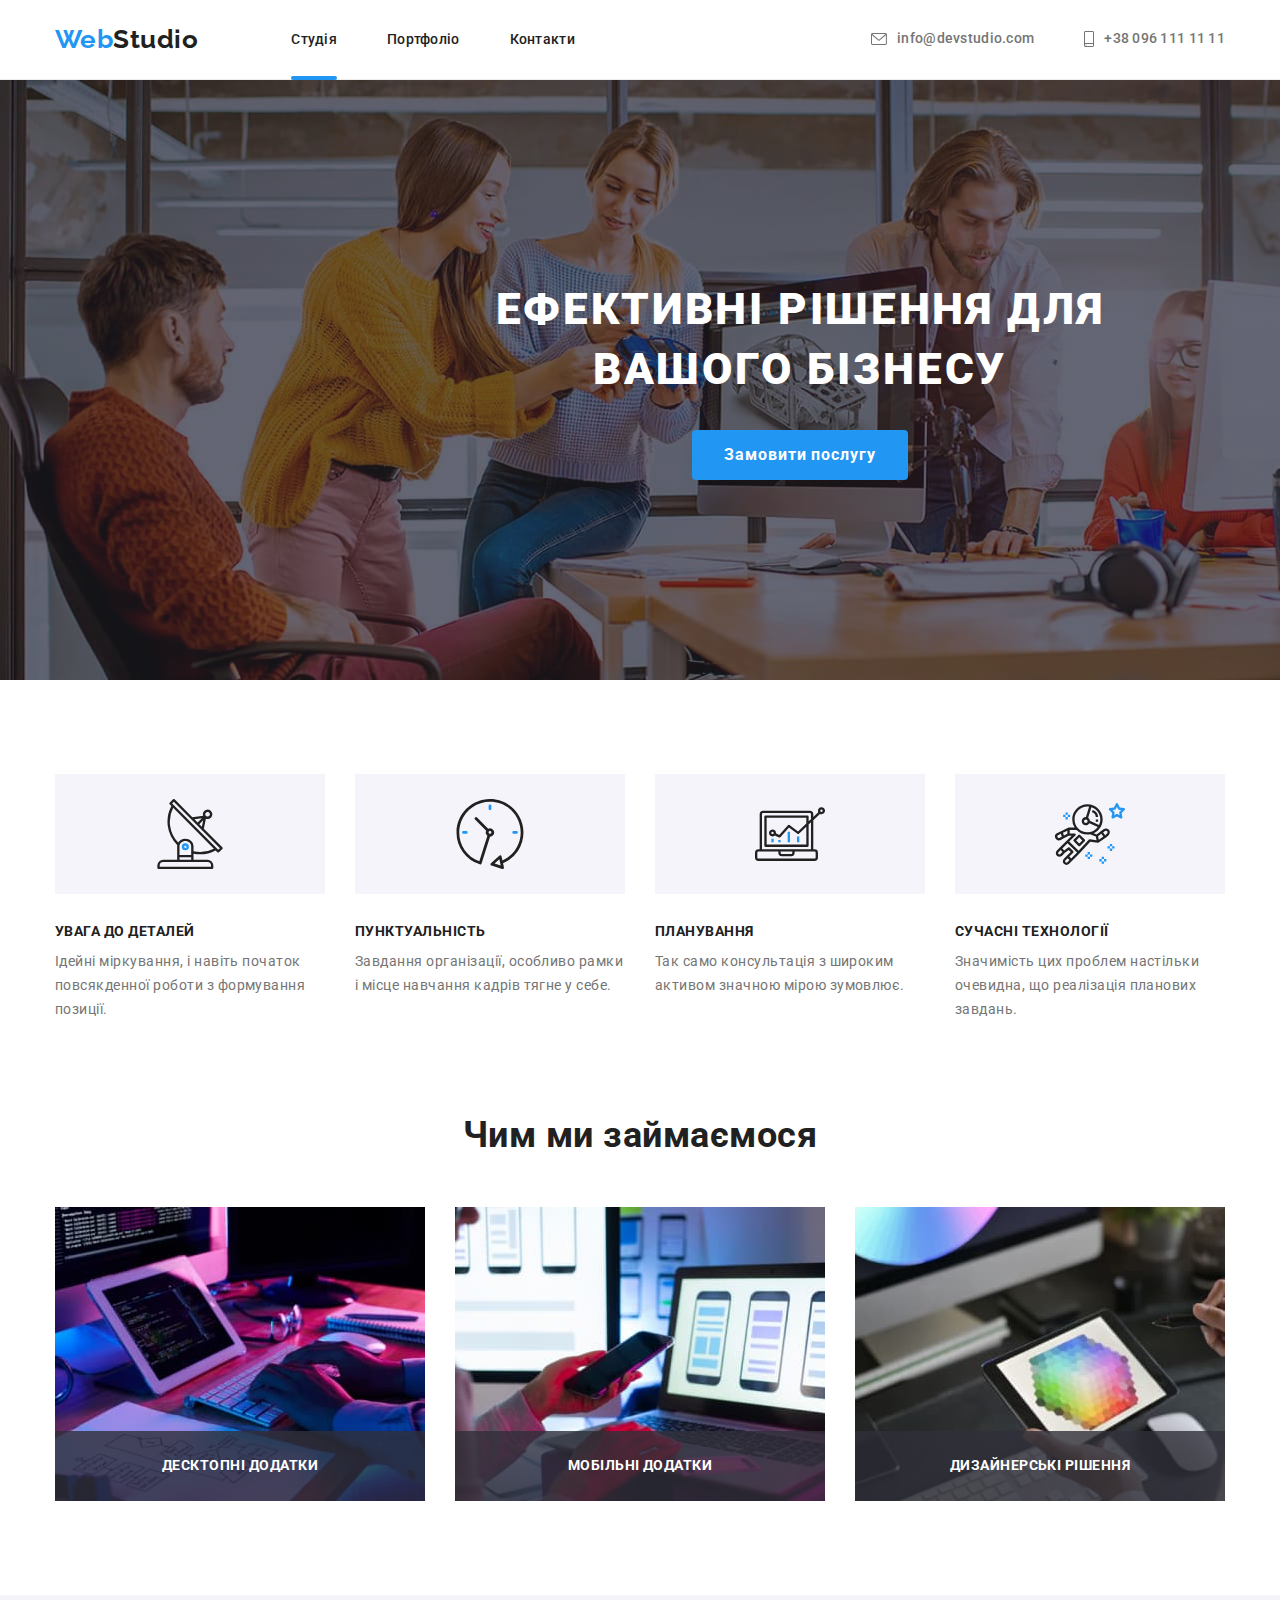
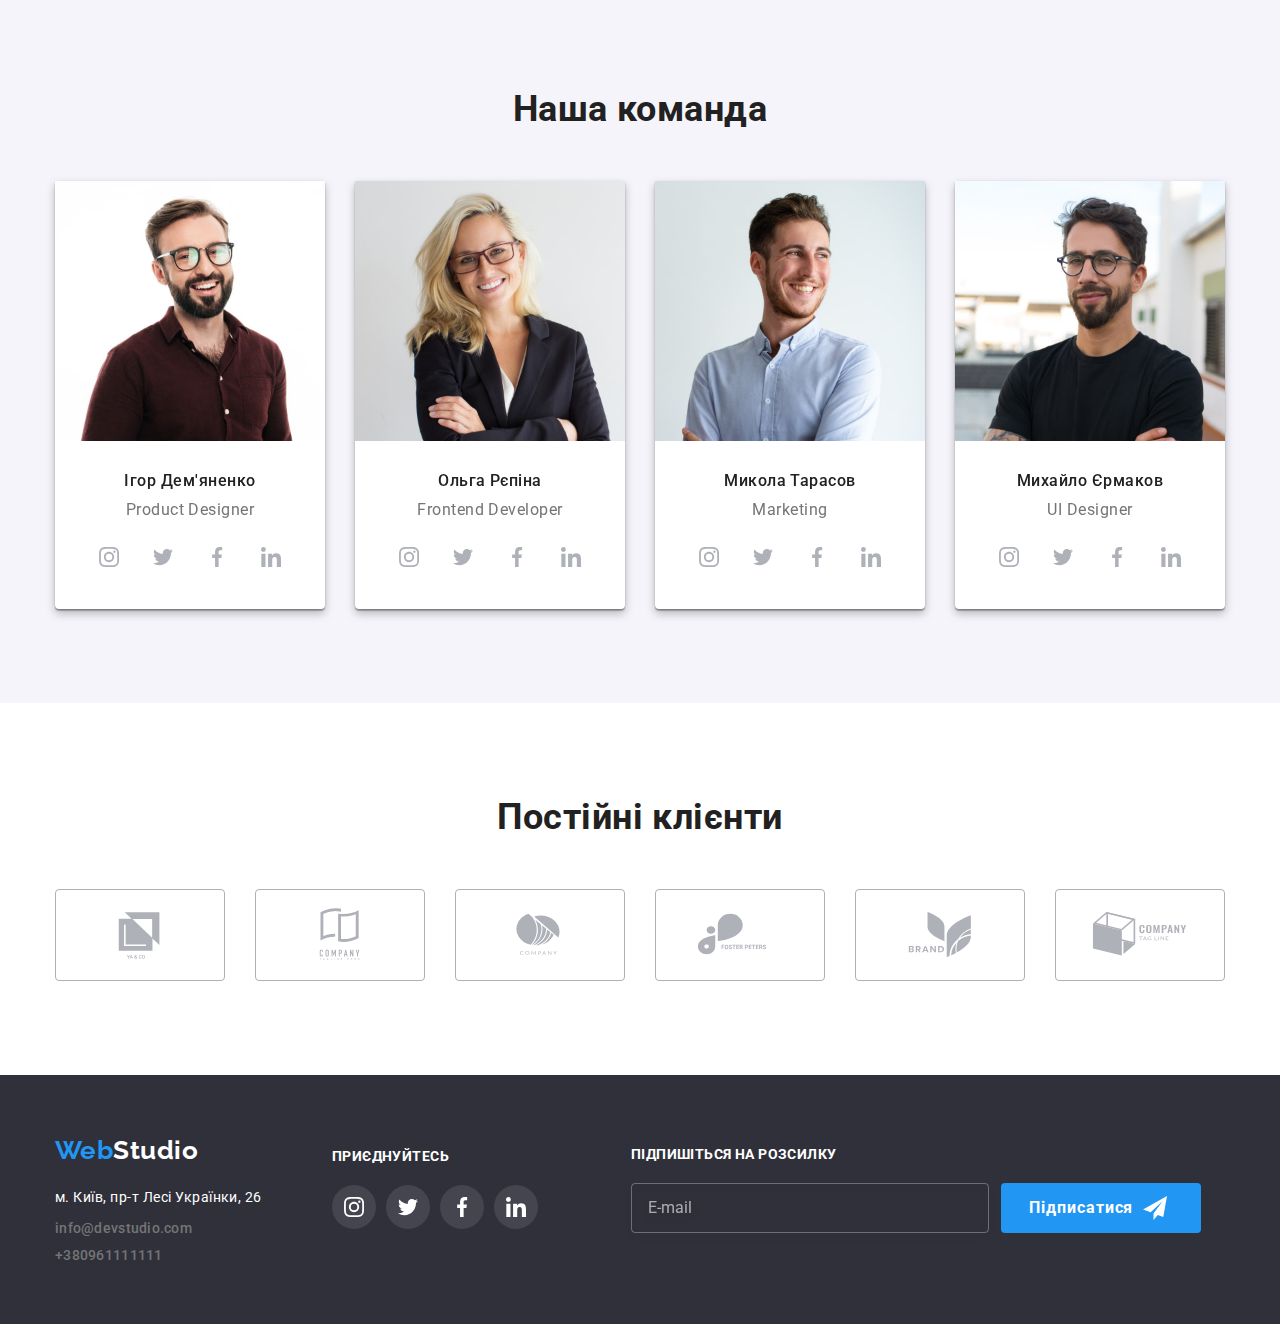
<file: index.html>
<!DOCTYPE html>
<html lang="uk">
  <head>
    <meta charset="UTF-8" />
    <meta http-equiv="X-UA-Compatible" content="IE=edge" />
    <meta name="viewport" content="width=device-width, initial-scale=1.0" />
    <link href="https://fonts.googleapis.com/css2?family=Raleway:wght@700&family=Roboto:wght@400;500;700;900&display=swap" rel="stylesheet">
    <link rel="stylesheet" href="https://cdnjs.cloudflare.com/ajax/libs/modern-normalize/1.1.0/modern-normalize.min.css">
    <link rel="stylesheet" href="./css/main.min.css">
    <title>Студія</title>
  </head>

  <body>
    <!-- Шапка сайту -->
    <header class="header">
      <div class="container container--flex">
              <a href="./index.html" class="logo"><span class="logo__element">Web</span>Studio</a>
      <nav>
        <ul class="site-nav list">
          <li class="site-nav__item">
            <a href="./index.html" class="site-nav__link site-nav__link--underscore site-nav__link--visited link">Студія</a>
          </li>
          <li class="site-nav__item">
            <a href="./portfolio.html" class="site-nav__link link">Портфоліо</a>
          </li>
          <li class="site-nav__item">
            <a href="#" class="site-nav__link link">Контакти</a>
          </li>
        </ul>
      </nav>
      <ul class="list email-tel">
        <li>
          <a href="mailto:info@devstudio.com" class="email email-header">
            <svg class="email-header__svg" width="16" height="12">
              <use href="./images/sprite.svg#icon-envelope-1">
              </use>
            </svg>info@devstudio.com</a>
        </li>
        <li>
          <a href="tel:+380961111111" class="tel tel-header">
            <svg class="tel-header__svg" width="10" height="16">
              <use href="./images/sprite.svg#icon-smartphone-1">
              </use>
            </svg>+38 096 111 11 11</a>
        </li>
      </ul>
      </div>
    </header>
    <!-- Головний контент -->
    <main>
        <!-- Заголовок+кнопка -->
      <section class="section hero">
        <h1 class="hero__title">EФЕКТИВНІ РІШЕННЯ ДЛЯ</br> ВАШОГО БІЗНЕСУ</h1>
        <button type="button" class="button" data-modal-open>Замовити послугу</button>
      </section>
      <div class="backdrop is-hidden" data-modal>
          <div class="modal">
            <button class="modal__button-close" data-modal-close>
            <svg class="modal__icon-close" width="18" height="18">
              <use href="./images/sprite.svg#icon-close-black"></use>
            </svg>
            </button>
            <p class="modal__title">Залиште свої дані, ми вам передзвонимо</p>
            <form name="form-buy" class="modal__form">
              <div class="modal__input-box">
              <label for="user-name" class="modal__label">Ім'я</label>
              <div class="modal__input-wrapper">
                <input type="text" name="user-name" class="modal__input" id="user-name">
                <svg class="modal__input-icon" width="18" height="18">
                <use href="./images/sprite.svg#icon-person"></use>
              </svg>
              </div>
              </div>

              <div class="modal__input-box">
              <label for="user-tel" class="modal__label">Телефон</label>
              <div class="modal__input-wrapper">
                <input type="text" name="user-name" class="modal__input" id="user-tel">
                <svg class="modal__input-icon" width="18" height="18">
                <use href="./images/sprite.svg#icon-phone"></use>
              </svg>
              </div>
              </div>

              <div class="modal__input-box">
              <label for="user-mail" class="modal__label">Пошта</label>
              <div class="modal__input-wrapper">
                <input type="text" name="user-name" class="modal__input" id="user-mail">
                <svg class="modal__input-icon" width="18" height="18">
                <use href="./images/sprite.svg#icon-email"></use>
              </svg>
              </div>
              </div>

               <label for="user-text" class="modal__label">
                 <span class="modal__span">Коментар</span> 
               </label>
              <textarea name="user-text" id="user-text" class="modal__textarea" placeholder="Введіть текст"></textarea>
              <div class="check-line">
                <input class="visually-hidden" id="checkbox-agree" value="agree" name="checkbox-agree" type="checkbox">
                <label for="checkbox-agree" class="modal__checkbox-label">
                  <span class="modal__icon-wrapper">
                    <svg class="modal__agree-icon" width="13" height="9">
                  <use href="./images/sprite.svg#icon-check-mark"></use>
                </svg>
              </span><span class="modal__text-agree">Погоджуюся з розсилкою та приймаю <a href="" class="modal__link">Умови договору</a></span> 
            </label>
              </div>

              <button type="submit" class="button modal__button">Відправити</button>
            </form>
          </div>
        </div>
      <section class="section">
        <div class="container decisions">
        <h2 class="visually-hidden">Перелік рішень</h2>
        <ul class="list list-decisions">
          <li class="list-decisions__item">
            <div class="list-decisions__svg-box">           
              <svg class="list-decisions__icon">
               <use href="./images/sprite.svg#icon-antenna-1">
               </use>
             </svg>
            </div>
            <h3 class="list-decisions__title">УВАГА ДО ДЕТАЛЕЙ</h3>
            <p class="list-decisions__text">
              Ідейні міркування, і навіть початок повсякденної роботи з
              формування позиції.
            </p>
          </li>
          <li class="list-decisions__item">
              <div class="list-decisions__svg-box">           
                 <svg class="list-decisions__icon">
                   <use href="./images/sprite.svg#icon-clock-1">
                   </use>
                 </svg>
              </div>
            <h3 class="list-decisions__title">ПУНКТУАЛЬНІСТЬ</h3>
            <p class="list-decisions__text">
              Завдання організації, особливо рамки і місце навчання кадрів тягне
              у себе.
            </p>
          </li>
          <li class="list-decisions__item">
              <div class="list-decisions__svg-box">           
                <svg class="list-decisions__icon">
                  <use href="./images/sprite.svg#icon-diagram-1">
                 </use>
               </svg>
             </div>
            <h3 class="list-decisions__title">ПЛАНУВАННЯ</h3>
            <p class="list-decisions__text"> 
              Так само консультація з широким активом значною мірою зумовлює.
            </p>
          </li>
          <li class="list-decisions__item">
               <div class="list-decisions__svg-box">           
               <svg class="list-decisions__icon">
              <use href="./images/sprite.svg#icon-astronaut-1">
              </use>
            </svg>
          </div>
            <h3 class="list-decisions__title">СУЧАСНІ ТЕХНОЛОГІЇ</h3>
            <p class="list-decisions__text">
              Значимість цих проблем настільки очевидна, що реалізація планових
              завдань.
            </p>
          </li>
        </ul>
        </div>
      </section>
       <!-- Основний текст + фото -->
      <section class="section section--padding">
        <div class="container">
          <h2 class="container__subtitle">Чим ми займаємося</h2>
        <ul class="list some-photo-list">
          <li class="some-photo-list__item">
            <img
              src="./images/img-1.jpg"
              alt="Програмування циклу"
              width="370"
            />
            <div class="some-photo-list__description-container">
              <h3 class="some-photo-list__description">Десктопні додатки</h3>
            </div>
          </li>
          <li class="some-photo-list__item">
            <img
              src="./images/img-2.jpg"
              alt="Стилізація сайту"
              width="370"
            />
             <div class="some-photo-list__description-container">
              <h3 class="some-photo-list__description">Мобільні додатки</h3>
            </div>
          </li>
          <li class="some-photo-list__item">
            <img
              src="./images/img-3.jpg"
              alt="Графічний дизайн"
              width="370"
            />
             <div class="some-photo-list__description-container">
              <h3 class="some-photo-list__description">Дизайнерські рішення</h3>
            </div>
          </li>
        </ul>
        </div>
      </section>
      <!-- Команда працівників -->
      <section class="section our-team">
        <div class="container our-team__container">
          <h2 class="container__subtitle">Наша команда</h2>
        <ul class="list our-team__list">
          <li class="our-team__item">
            <img
              src="./images/person-1.jpg"
              alt="Ігор Дем'яненко"
              width="270"
            />
            <h3 class="our-team__name our-team__name--margin">Ігор Дем'яненко</h3>
            <p class="our-team__profession">Product Designer</p>
            <ul class="list social-links-box">
              <li class="social-links-box__item">              
              <a href="" class="social-links-box__link">
              <svg class="social-links-box__icon">
                <use href="./images/sprite.svg#icon-instagram-2">
                </use>
              </svg>
              </a>
            </li>
            <li class="social-links-box__item">
              <a href="" class="social-links-box__link">
               <svg class="social-links-box__icon">
                <use href="./images/sprite.svg#icon-twitter-1">
                </use>
              </svg>
              </a>
            </li>
            <li class="social-links-box__item">
              <a href="" class="social-links-box__link">
               <svg class="social-links-box__icon">
                <use href="./images/sprite.svg#icon-facebook-1">
                </use>
              </svg>
              </a>
            </li>
            <li class="social-links-box__item">
              <a href="" class="social-links-box__link">
               <svg class="social-links-box__icon">
                <use href="./images/sprite.svg#icon-linkedin-1">
                </use>
              </svg>
              </a>
            </li>
            </ul>
          </li>
          <li class="our-team__item">
            <img
              src="./images/person-2.jpg"
              alt="Ольга Рєпіна"
              width="270"
            />
            <h3 class="our-team__name our-team__name--margin">Ольга Рєпіна</h3>
            <p class="our-team__profession">Frontend Developer</p>
              <ul class="list social-links-box">
              <li class="social-links-box__item">              
              <a href="" class="social-links-box__link">
              <svg class="social-links-box__icon">
                <use href="./images/sprite.svg#icon-instagram-2">
                </use>
              </svg>
              </a>
            </li>
            <li class="social-links-box__item">
              <a href="" class="social-links-box__link">
               <svg class="social-links-box__icon">
                <use href="./images/sprite.svg#icon-twitter-1">
                </use>
              </svg>
              </a>
            </li>
            <li class="social-links-box__item">
              <a href="" class="social-links-box__link">
               <svg class="social-links-box__icon">
                <use href="./images/sprite.svg#icon-facebook-1">
                </use>
              </svg>
              </a>
            </li>
            <li class="social-links-box__item">
              <a href="" class="social-links-box__link">
               <svg class="social-links-box__icon">
                <use href="./images/sprite.svg#icon-linkedin-1">
                </use>
              </svg>
              </a>
            </li>
            </ul>
          </li>
          <li class="our-team__item">
            <img
              src="./images/person-3.jpg"
              alt="Микола Тарасов"
              width="270"
            />
            <h3 class="our-team__name our-team__name--margin">Микола Тарасов</h3>
            <p class="our-team__profession">Marketing</p>
               <ul class="list social-links-box">
              <li class="social-links-box__item">              
              <a href="" class="social-links-box__link">
              <svg class="social-links-box__icon">
                <use href="./images/sprite.svg#icon-instagram-2">
                </use>
              </svg>
              </a>
            </li>
            <li class="social-links-box__item">
              <a href="" class="social-links-box__link">
               <svg class="social-links-box__icon">
                <use href="./images/sprite.svg#icon-twitter-1">
                </use>
              </svg>
              </a>
            </li>
            <li class="social-links-box__item">
              <a href="" class="social-links-box__link">
               <svg class="social-links-box__icon">
                <use href="./images/sprite.svg#icon-facebook-1">
                </use>
              </svg>
              </a>
            </li>
            <li class="social-links-box__item">
              <a href="" class="social-links-box__link">
               <svg class="social-links-box__icon">
                <use href="./images/sprite.svg#icon-linkedin-1">
                </use>
              </svg>
              </a>
            </li>
            </ul>
          </li>
          <li class="our-team__item">
            <img
              src="./images/person-4.jpg"
              alt="Михайло Єрмаков"
              width="270"

            />
            <h3 class="our-team__name our-team__name--margin">Михайло Єрмаков</h3>
            <p class="our-team__profession">UI Designer</p>
             <ul class="list social-links-box">
              <li class="social-links-box__item">              
              <a href="" class="social-links-box__link">
              <svg class="social-links-box__icon">
                <use href="./images/sprite.svg#icon-instagram-2">
                </use>
              </svg>
              </a>
            </li>
            <li class="social-links-box__item">
              <a href="" class="social-links-box__link">
               <svg class="social-links-box__icon">
                <use href="./images/sprite.svg#icon-twitter-1">
                </use>
              </svg>
              </a>
            </li>
            <li class="social-links-box__item">
              <a href="" class="social-links-box__link">
               <svg class="social-links-box__icon">
                <use href="./images/sprite.svg#icon-facebook-1">
                </use>
              </svg>
              </a>
            </li>
            <li class="social-links-box__item">
              <a href="" class="social-links-box__link">
               <svg class="social-links-box__icon">
                <use href="./images/sprite.svg#icon-linkedin-1">
                </use>
              </svg>
              </a>
            </li>
            </ul>
          </li>
        </ul>
        </div>
      </section>
      <section class="section">
        <div class="container">
          <h2 class="container__subtitle">Постійні клієнти</h2>
          <ul class=" list regular-customers-list">
            <li class="regular-customers__item">
              <a href="" class="regular-customers__link">
             <svg class="regular-customers__icon" width="106" height="60">
                <use href="./images/sprite.svg#icon-Logo">
                 </use>
               </svg>
          </a>
            </li>
            <li class="regular-customers__item">
              <a href="" class="regular-customers__link">
             <svg class="regular-customers__icon" width="106" height="60">
                <use href="./images/sprite.svg#icon-Logo-1">
                 </use>
               </svg>
          </a>
            </li>
            <li class="regular-customers__item">
              <a href="" class="regular-customers__link">
             <svg class="regular-customers__icon" width="106" height="60">
                <use href="./images/sprite.svg#icon-Logo-2">
                 </use>
               </svg>
          </a>
        </li>
        <li class="regular-customers__item">
              <a href="" class="regular-customers__link">
             <svg class="regular-customers__icon" width="106" height="60">
                <use href="./images/sprite.svg#icon-Logo-3">
                 </use>
               </svg>
          </a>
        </li>
        <li class="regular-customers__item">
              <a href="" class="regular-customers__link">
             <svg class="regular-customers__icon" width="106" height="60">
                <use href="./images/sprite.svg#icon-Logo-4">
                 </use>
               </svg>
          </a>
        </li>
        <li class="regular-customers__item">
              <a href="" class="regular-customers__link">
             <svg class="regular-customers__icon" width="106" height="60">
                <use href="./images/sprite.svg#icon-Logo-5">
                 </use>
               </svg>
          </a>
        </li>
      </ul>
        </div>
      </section>
    </main>
    <!-- Футер -->
    <!-- ЗАКІНЧИВ ЗМІНЮВАТИ КЛАСИ ТУТ -->
    <footer class="footer">
      <div class="container container-footer">
        <div>
        <a href="./index.html" class="logo-footer"><span class="logo__element">Web</span>Studio</a>
      <address>
        <ul class="list list-footer">
          <li class="list-footer__item">
            <a href="https://goo.gl/maps/vMkf2gvKbSDNXzD97" class="link list-footer__geo-link">м. Київ, пр-т Лесі Українки, 26</a
            >
          </li>
          <li class="list-footer__item"><a href="mailto:info@devstudio.com" class="email">info@devstudio.com</a></li>
          <li class="list-footer__item"><a href="tel:+380961111111" class="tel">+380961111111</a></li>
        </ul>
      </address>
      </div>
                  <div class="social-icon-box-footer">                   
                     <h2 class="titles-in-footer">Приєднуйтесь</h2>
              <ul class="list social-links-box">
              <li class="social-links-box__item ">              
              <a href="" class="social-links-box__link social-links-box__link--color">
              <svg class="social-links-box__icon">
                <use href="./images/sprite.svg#icon-instagram-2">
                </use>
              </svg>
              </a>
            </li>
            <li class="social-links-box__item">
              <a href="" class="social-links-box__link social-links-box__link--color">
               <svg class="social-links-box__icon">
                <use href="./images/sprite.svg#icon-twitter-1">
                </use>
              </svg>
              </a>
            </li>
            <li class="social-links-box__item">
              <a href="" class="social-links-box__link social-links-box__link--color">
               <svg class="social-links-box__icon">
                <use href="./images/sprite.svg#icon-facebook-1">
                </use>
              </svg>
              </a>
            </li>
            <li class="social-links-box__item">
              <a href="" class="social-links-box__link social-links-box__link--color">
               <svg class="social-links-box__icon">
                <use href="./images/sprite.svg#icon-linkedin-1">
                </use>
              </svg>
              </a>
            </li>
            </ul>
      </div>
      <div class="social-icon-box-footer subscribe-container">                   
      <h2 class="subscribe-container__title titles-in-footer">Підпишіться на розсилку</h2>
        <form name="form-email" class="footer-form">
          <input type="email" name="email-footer" class="footer-form__input-email" placeholder="E-mail">
          <button type="button" class="button footer-form__button">Підписатися
            <svg class="footer-form__icon" width="24" height="24">
                <use href="./images/sprite.svg#icon-send">
                </use>
            </svg>
          </button>
        </form>
      </div>
    </footer>
    <script src="./js/modal.js"></script>
  </body>
</html>
</file>
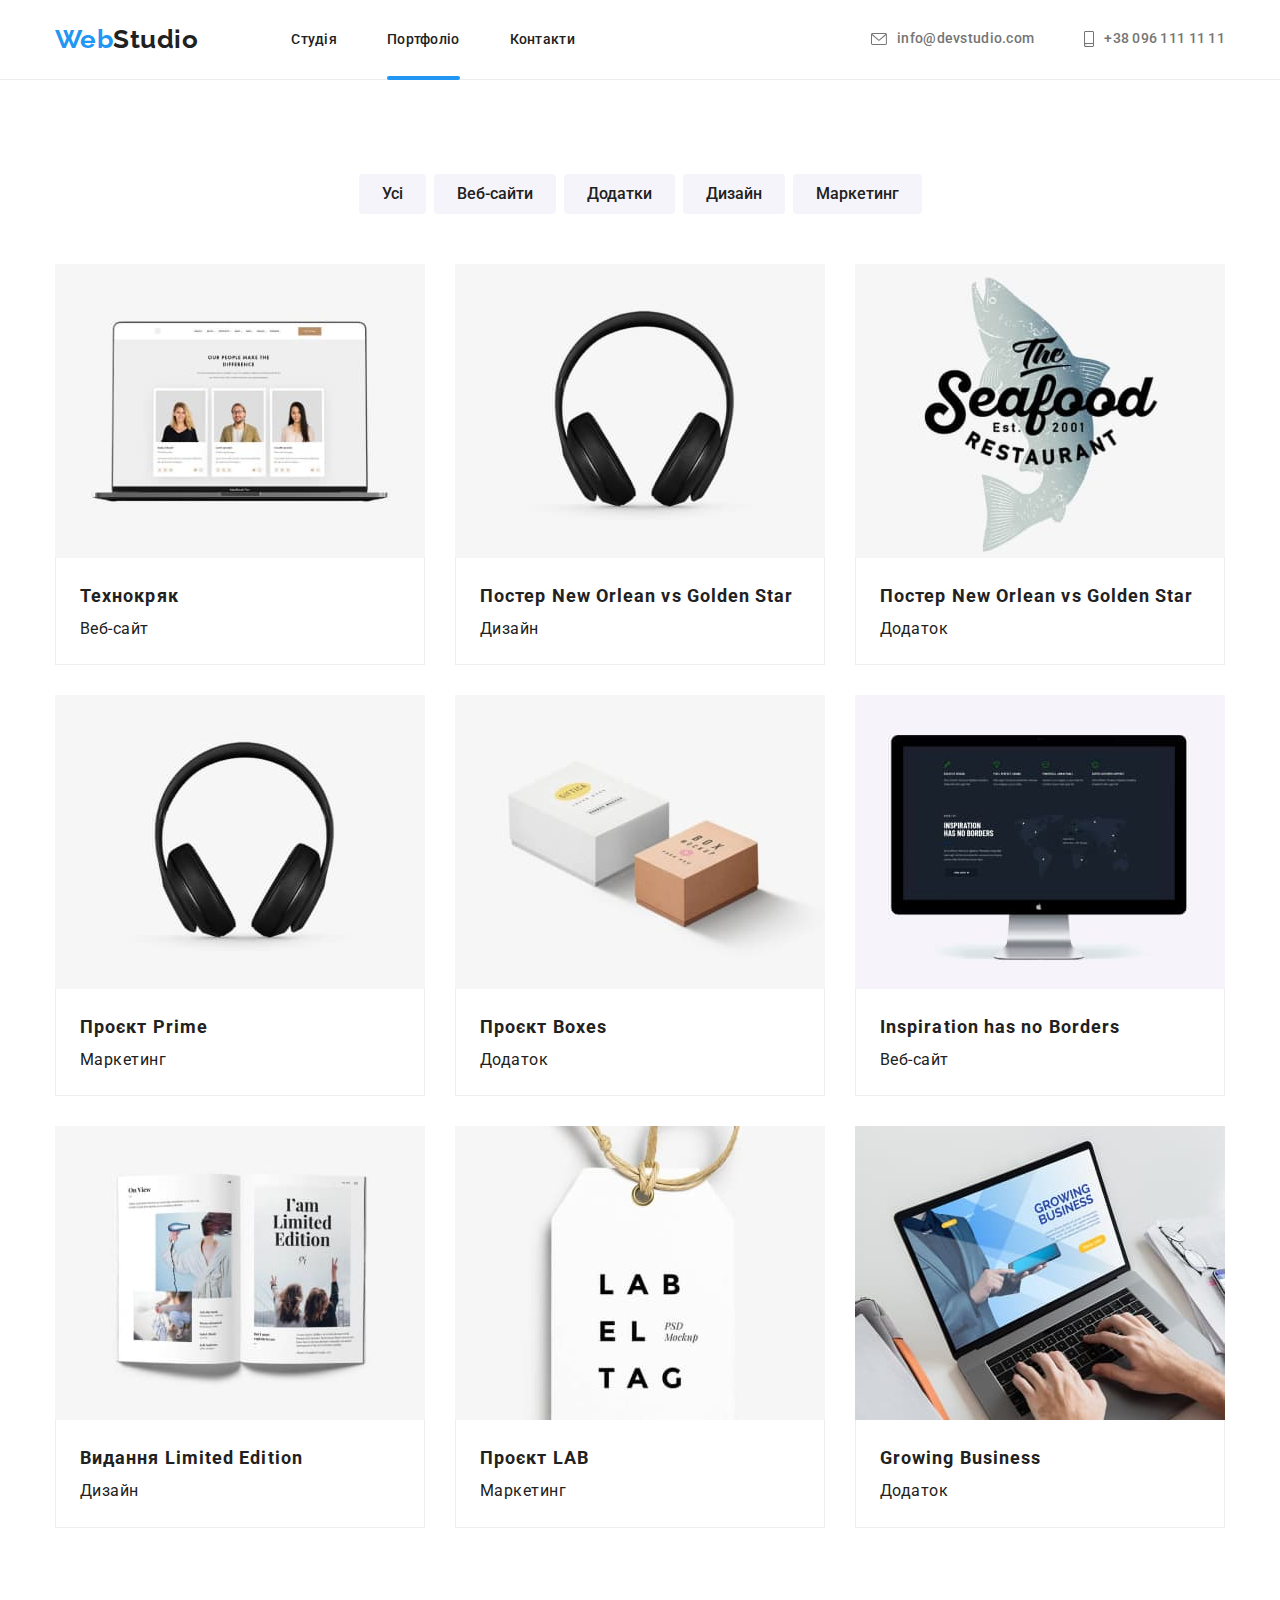
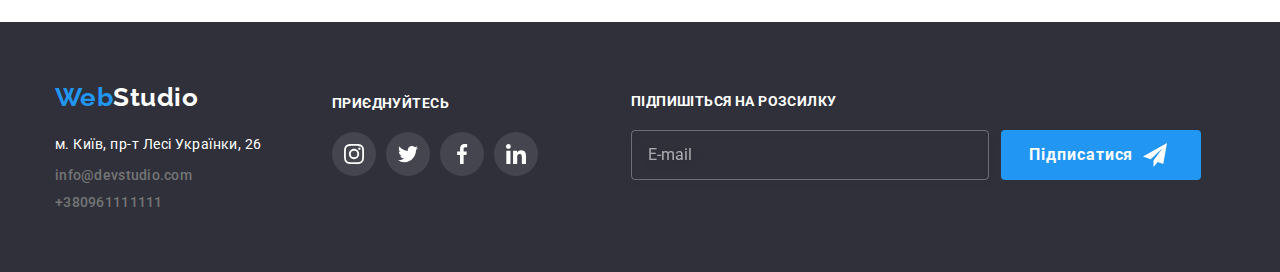
<file: portfolio.html>
<!DOCTYPE html>
<html lang="uk">
  <head>
    <meta charset="UTF-8" />
    <meta http-equiv="X-UA-Compatible" content="IE=edge" />
    <meta name="viewport" content="width=device-width, initial-scale=1.0" />
    <link
      href="https://fonts.googleapis.com/css2?family=Raleway:wght@700&family=Roboto:wght@400;500;700;900&display=swap"
      rel="stylesheet"
    />
    <link
      rel="stylesheet"
      href="https://cdnjs.cloudflare.com/ajax/libs/modern-normalize/1.1.0/modern-normalize.min.css"
    />
    <link rel="stylesheet" href="./css/main.min.css" />
    <title>Студія</title>
  </head>

  <body>
    <!-- Шапка сайту -->
         <header class="header">
      <div class="container container--flex">
              <a href="./index.html" class="logo"><span class="logo__element">Web</span>Studio</a>
      <nav>
        <ul class="site-nav list">
          <li class="site-nav__item">
            <a href="./index.html" class="site-nav__link link">Студія</a>
          </li>
          <li class="site-nav__item">
            <a href="./portfolio.html" class="site-nav__link site-nav__link--underscore site-nav__link--visited link">Портфоліо</a>
          </li>
          <li class="site-nav__item">
            <a href="#" class="site-nav__link link">Контакти</a>
          </li>
        </ul>
      </nav>
      <ul class="list email-tel">
        <li>
          <a href="mailto:info@devstudio.com" class="email email-header">
            <svg class="email-header__svg" width="16" height="12">
              <use href="./images/sprite.svg#icon-envelope-1">
              </use>
            </svg>info@devstudio.com</a>
        </li>
        <li>
          <a href="tel:+380961111111" class="tel tel-header">
            <svg class="tel-header__svg" width="10" height="16">
              <use href="./images/sprite.svg#icon-smartphone-1">
              </use>
            </svg>+38 096 111 11 11</a>
        </li>
      </ul>
      </div>
    </header>
    <!-- Головний контент -->
    <main>
      <section class="section">
        <div class="container">
          <h1 class="visually-hidden">Фільтр робіт</h1>
          <ul class="button-box list">
            <li class="button-box__item">
              <button type="button" class="button-box__element">Усі</button>
            </li>
            <li class="button-box__item">
              <button type="button" class="button-box__element">Веб-сайти</button>
            </li>
            <li class="button-box__item">
              <button type="button" class="button-box__element">Додатки</button>
            </li>
            <li class="button-box__item">
              <button type="button" class="button-box__element">Дизайн</button>
            </li>
            <li class="button-box__item">
              <button type="button" class="button-box__element">Маркетинг</button>
            </li>
          </ul>
          <ul class="list imgs-portfolio">
            <li class="imgs-portfolio__item">
                <a href="" class="imgs-portfolio__link-card">
                <div class="img-wrapper">
              <img
                src="./images/img-4-portfolio.jpg"
                alt="Проєкт Prime"
                width="370"
              />
              <div class="wrapper-description">
                Ресурс пропонує комплексні пропозиції з різним рівнем функціоналу та сервісів. 
                Все це дозволить відвідувачу отримати вичерпні відомості про компанію чи приватну особу.
              </div>
                </div>
              <div class="description">
              <h2 class="description__title-portfolio">Технокряк</h2>
              <p class="description__text-portfolio">Веб-сайт</p>
              </div>
              </a>
            </li>
            <li class="imgs-portfolio__item">
              <a href="" class="imgs-portfolio__link-card">
                <div class="img-wrapper">
              <img
                src="./images/img-7-portfolio.jpg"
                alt="Проєкт Prime"
                width="370"
              />
              <div class="wrapper-description">
                Ресурс пропонує комплексні пропозиції з різним рівнем функціоналу та сервісів. 
                Все це дозволить відвідувачу отримати вичерпні відомості про компанію чи приватну особу.
              </div>
                </div>
              <div class="description">
               <h2 class="description__title-portfolio">Постер New Orlean vs Golden Star</h2>
              <p class="description__text-portfolio">Дизайн</p>
              </div>
              </a>

            </li>
            <li class="imgs-portfolio__item">
              <a href="" class="imgs-portfolio__link-card">
                <div class="img-wrapper">
              <img
                src="./images/img-6-portfolio.jpg"
                alt="Проєкт Prime"
                width="370"
              />
              <div class="wrapper-description">
                Ресурс пропонує комплексні пропозиції з різним рівнем функціоналу та сервісів. 
                Все це дозволить відвідувачу отримати вичерпні відомості про компанію чи приватну особу.
              </div>
                </div>

              <div class="description">
              <h2 class="description__title-portfolio">Постер New Orlean vs Golden Star</h2>
              <p class="description__text-portfolio">Додаток</p>
              </div>
              </a>
            </li>
            <li class="imgs-portfolio__item">

              <a href="" class="imgs-portfolio__link-card">
                <div class="img-wrapper">
              <img
                src="./images/img-7-portfolio.jpg"
                alt="Проєкт Prime"
                width="370"
              />
              <div class="wrapper-description">
                Ресурс пропонує комплексні пропозиції з різним рівнем функціоналу та сервісів. 
                Все це дозволить відвідувачу отримати вичерпні відомості про компанію чи приватну особу.
              </div>
                </div>

              <div class="description">
             <h2 class="description__title-portfolio">Проєкт Prime</h2>
              <p class="description__text-portfolio">Маркетинг</p>
              </div>
              </a>

            </li>
            <li class="imgs-portfolio__item">
              <a href="" class="imgs-portfolio__link-card">
                <div class="img-wrapper">
              <img
                src="./images/img-8-portfolio.jpg"
                alt="Проєкт Prime"
                width="370"
              />
              <div class="wrapper-description">
                Ресурс пропонує комплексні пропозиції з різним рівнем функціоналу та сервісів. 
                Все це дозволить відвідувачу отримати вичерпні відомості про компанію чи приватну особу.
              </div>
                </div>
              <div class="description">
                <h2 class="description__title-portfolio">Проєкт Boxes</h2>
              <p class="description__text-portfolio">Додаток</p>
              </div>

              </a>
              
            </li>
            <li class="imgs-portfolio__item">
                  <a href="" class="imgs-portfolio__link-card">
                <div class="img-wrapper">
              <img
                src="./images/img-9-portfolio.jpg"
                alt="Проєкт Prime"
                width="370"
              />
              <div class="wrapper-description">
                Ресурс пропонує комплексні пропозиції з різним рівнем функціоналу та сервісів. 
                Все це дозволить відвідувачу отримати вичерпні відомості про компанію чи приватну особу.
              </div>
                </div>
              <div class="description">
                              <h2 class="description__title-portfolio">Inspiration has no Borders</h2>
              <p class="description__text-portfolio">Веб-сайт</p>
              </div>

              </a>
             
            </li>
            <li class="imgs-portfolio__item">
                            <a href="" class="imgs-portfolio__link-card">
                <div class="img-wrapper">
              <img
                src="./images/img-10-portfolio.jpg"
                alt="Проєкт Prime"
                width="370"
              />
              <div class="wrapper-description">
                Ресурс пропонує комплексні пропозиції з різним рівнем функціоналу та сервісів. 
                Все це дозволить відвідувачу отримати вичерпні відомості про компанію чи приватну особу.
              </div>
                </div>
              <div class="description">
                <h2 class="description__title-portfolio">Видання Limited Edition</h2>
              <p class="description__text-portfolio">Дизайн</p>
              </div> 

              </a>

            </li>
            <li class="imgs-portfolio__item">
              <a href="" class="imgs-portfolio__link-card">
                <div class="img-wrapper">
              <img
                src="./images/img-11-portfolio.jpg"
                alt="Проєкт Prime"
                width="370"
              />
              <div class="wrapper-description">
                Ресурс пропонує комплексні пропозиції з різним рівнем функціоналу та сервісів. 
                Все це дозволить відвідувачу отримати вичерпні відомості про компанію чи приватну особу.
              </div>
                </div>
              <div class="description">
                <h2 class="description__title-portfolio">Проєкт LAB</h2>
              <p class="description__text-portfolio">Маркетинг</p>
              </div>
              </a>
             

            </li>
            <li class="imgs-portfolio__item">
              <a href="" class="imgs-portfolio__link-card">
                <div class="img-wrapper">
              <img
                src="./images/img-12-portfolio.jpg"
                alt="Проєкт Prime"
                width="370"
              />
              <div class="wrapper-description">
                Ресурс пропонує комплексні пропозиції з різним рівнем функціоналу та сервісів. 
                Все це дозволить відвідувачу отримати вичерпні відомості про компанію чи приватну особу.
              </div>
                </div>
              <div class="description">
                <h2 class="description__title-portfolio">Growing Business</h2>
              <p class="description__text-portfolio">Додаток</p>
              </div>
              </a>
            </li>
          </ul>
        </div>
      </section>
    </main>
    <!-- Футер -->
  <footer class="footer">
      <div class="container container-footer">
        <div>
        <a href="./index.html" class="logo-footer"><span class="logo__element">Web</span>Studio</a>
      <address>
        <ul class="list list-footer">
          <li class="list-footer__item">
            <a href="https://goo.gl/maps/vMkf2gvKbSDNXzD97" class="link list-footer__geo-link">м. Київ, пр-т Лесі Українки, 26</a
            >
          </li>
          <li class="list-footer__item"><a href="mailto:info@devstudio.com" class="email">info@devstudio.com</a></li>
          <li class="list-footer__item"><a href="tel:+380961111111" class="tel">+380961111111</a></li>
        </ul>
      </address>
      </div>
                  <div class="social-icon-box-footer">                   
                     <h2 class="titles-in-footer">Приєднуйтесь</h2>
              <ul class="list social-links-box">
              <li class="social-links-box__item ">              
              <a href="" class="social-links-box__link social-links-box__link--color">
              <svg class="social-links-box__icon">
                <use href="./images/sprite.svg#icon-instagram-2">
                </use>
              </svg>
              </a>
            </li>
            <li class="social-links-box__item">
              <a href="" class="social-links-box__link social-links-box__link--color">
               <svg class="social-links-box__icon">
                <use href="./images/sprite.svg#icon-twitter-1">
                </use>
              </svg>
              </a>
            </li>
            <li class="social-links-box__item">
              <a href="" class="social-links-box__link social-links-box__link--color">
               <svg class="social-links-box__icon">
                <use href="./images/sprite.svg#icon-facebook-1">
                </use>
              </svg>
              </a>
            </li>
            <li class="social-links-box__item">
              <a href="" class="social-links-box__link social-links-box__link--color">
               <svg class="social-links-box__icon">
                <use href="./images/sprite.svg#icon-linkedin-1">
                </use>
              </svg>
              </a>
            </li>
            </ul>
      </div>
      <div class="social-icon-box-footer subscribe-container">                   
      <h2 class="subscribe-container__title titles-in-footer">Підпишіться на розсилку</h2>
        <form name="form-email" class="footer-form">
          <input type="email" name="email-footer" class="footer-form__input-email" placeholder="E-mail">
          <button type="button" class="button footer-form__button">Підписатися
            <svg class="footer-form__icon" width="24" height="24">
                <use href="./images/sprite.svg#icon-send">
                </use>
            </svg>
          </button>
        </form>
      </div>
    </footer>
  </body>
</html>
</file>
<file: css/main.min.css>
:root{--primary-text-color: rgba(117, 117, 117, 1);--primary-white-color: rgba(255, 255, 255, 1);--accent-color: rgba(33, 33, 33, 1);--color-hover-logo-button: rgba(33, 150, 243, 1);--color-background-footer: rgba(47, 48, 58, 1);--color-background-button-portfolio: rgb(245, 244, 250);--fill-for-svg: rgb(175, 177, 184)}body{background-color:var(--primary-white-color);color:var(--primary-text-color);font-family:Roboto,sans-serif;letter-spacing:.03em}h1,h2,h3,h4,h5,h6,p,ul{padding:0;margin:0}img{display:block}.list{list-style:none}.visually-hidden{position:absolute;width:1px;height:1px;margin:-1px;border:0;padding:0;white-space:nowrap;-webkit-clip-path:inset(100%);clip-path:inset(100%);clip:rect(0 0 0 0);overflow:hidden}.section{padding-top:94px;padding-bottom:94px}.site-nav{display:-webkit-box;display:-ms-flexbox;display:flex;margin-left:93px}.header{border-bottom:1px solid #ececec;height:80px}.site-nav__item+.site-nav__item{margin-left:50px}.site-nav__link{display:block;padding-top:21px;padding-bottom:21px;-webkit-transition:color 250ms cubic-bezier(0.4, 0, 0.2, 1);transition:color 250ms cubic-bezier(0.4, 0, 0.2, 1)}.container--flex{display:-webkit-box;display:-ms-flexbox;display:flex;-webkit-box-align:center;-ms-flex-align:center;align-items:center;height:inherit}.email-tel{display:-webkit-box;display:-ms-flexbox;display:flex;margin-left:auto}.email.email-header{display:-webkit-inline-box;display:-ms-inline-flexbox;display:inline-flex;margin-right:50px;-webkit-box-align:center;-ms-flex-align:center;align-items:center;-webkit-transition:color 250ms cubic-bezier(0.4, 0, 0.2, 1);transition:color 250ms cubic-bezier(0.4, 0, 0.2, 1)}.tel-header{display:-webkit-box;display:-ms-flexbox;display:flex;-webkit-box-align:center;-ms-flex-align:center;align-items:center;-webkit-box-pack:center;-ms-flex-pack:center;justify-content:center;-webkit-transition:color 250ms cubic-bezier(0.4, 0, 0.2, 1);transition:color 250ms cubic-bezier(0.4, 0, 0.2, 1)}.container{width:1200px;padding-left:15px;padding-right:15px;margin-left:auto;margin-right:auto}.link,.email,.tel,.logo{text-decoration:none}.email,.tel{font-style:normal;-webkit-transition:color 250ms cubic-bezier(0.4, 0, 0.2, 1);transition:color 250ms cubic-bezier(0.4, 0, 0.2, 1)}.logo,.link{color:var(--accent-color)}.email,.tel{color:var(--primary-text-color)}.logo__element{color:var(--color-hover-logo-button)}.site-nav__link--visited:visited{color:var(--color-hover-logo-button)}.link:hover,.link:focus,.email:hover,.email:focus,.tel:hover,.tel:focus{color:var(--color-hover-logo-button)}h2,.our-team__name,.list-decisions__title{color:var(--accent-color)}.hero{background-color:var(--color-background-footer);text-align:center;padding-top:200px;padding-bottom:200px;background-image:-webkit-gradient(linear, left top, right top, from(rgba(47, 48, 58, 0.4)), to(rgba(47, 48, 58, 0.4))),url(../images/hero.jpg);background-image:linear-gradient(to right, rgba(47, 48, 58, 0.4), rgba(47, 48, 58, 0.4)),url(../images/hero.jpg);width:1600px;height:600px;margin-left:auto;margin-right:auto;background-position:center}.footer{background-color:var(--color-background-footer);padding-top:60px;padding-bottom:60px}.logo-footer{display:block;text-decoration:none;color:var(--primary-white-color);font-family:Raleway,sans-serif;font-weight:700;font-size:26px;line-height:1.2;margin-bottom:20px}.list-footer__geo-link{color:var(--primary-white-color);font-style:normal;-webkit-transition:color 250ms cubic-bezier(0.4, 0, 0.2, 1);transition:color 250ms cubic-bezier(0.4, 0, 0.2, 1);font-weight:400;font-size:14px;line-height:1.7}.logo{font-family:Raleway,sans-serif;font-weight:700;font-size:26px;line-height:1.2}.list-decisions__text{font-size:14px;line-height:1.7;width:270px}.site-nav,.email,.tel{font-weight:500;font-size:14px;line-height:1.14;letter-spacing:.02em}.hero__title{color:var(--primary-white-color);font-weight:900;font-size:44px;line-height:1.36;letter-spacing:.06em;margin-bottom:30px}.container__subtitle{font-weight:700;font-size:36px;line-height:1.16;text-align:center;margin-bottom:50px}.list-decisions__title{font-weight:700;font-size:14px;line-height:1.14;margin-bottom:10px;width:270px}.our-team__name{font-weight:500;font-size:16px;line-height:1.19}.our-team__profession{font-size:16px;line-height:1.19;margin-bottom:16px}.description__title-portfolio{font-size:18px;line-height:2;letter-spacing:.06em}.description__text-portfolio{font-size:16px;line-height:1.9}.button{color:var(--primary-white-color);background-color:var(--color-hover-logo-button);cursor:pointer;font-weight:700;font-size:16px;line-height:1.87;text-align:center;letter-spacing:.06em;padding:10px 32px;border-radius:4px;border:var(--color-hover-logo-button)}.button-box__element{color:var(--accent-color);background-color:var(--color-background-button-portfolio);font-weight:500;font-size:16px;line-height:1.6;padding:6px 22px;border-radius:4px;border:1px solid rgba(0,0,0,0);cursor:pointer;-webkit-transition:color 250ms cubic-bezier(0.4, 0, 0.2, 1),background-color 250ms cubic-bezier(0.4, 0, 0.2, 1),-webkit-box-shadow 250ms cubic-bezier(0.4, 0, 0.2, 1);transition:color 250ms cubic-bezier(0.4, 0, 0.2, 1),background-color 250ms cubic-bezier(0.4, 0, 0.2, 1),-webkit-box-shadow 250ms cubic-bezier(0.4, 0, 0.2, 1);transition:color 250ms cubic-bezier(0.4, 0, 0.2, 1),background-color 250ms cubic-bezier(0.4, 0, 0.2, 1),box-shadow 250ms cubic-bezier(0.4, 0, 0.2, 1);transition:color 250ms cubic-bezier(0.4, 0, 0.2, 1),background-color 250ms cubic-bezier(0.4, 0, 0.2, 1),box-shadow 250ms cubic-bezier(0.4, 0, 0.2, 1),-webkit-box-shadow 250ms cubic-bezier(0.4, 0, 0.2, 1)}.button-box__element:hover,.button-box__element:focus{color:var(--primary-white-color);background-color:var(--color-hover-logo-button);-webkit-box-shadow:0px 3px 1px rgba(0,0,0,.1),0px 1px 2px rgba(0,0,0,.08),0px 2px 2px rgba(0,0,0,.12);box-shadow:0px 3px 1px rgba(0,0,0,.1),0px 1px 2px rgba(0,0,0,.08),0px 2px 2px rgba(0,0,0,.12)}.button-box__item:not(:first-child){margin-left:8px}.button-box{display:-webkit-box;display:-ms-flexbox;display:flex;margin-bottom:50px;-webkit-box-pack:center;-ms-flex-pack:center;justify-content:center}.imgs-portfolio{display:-webkit-box;display:-ms-flexbox;display:flex;-ms-flex-wrap:wrap;flex-wrap:wrap;gap:30px}.some-photo-list{display:-webkit-box;display:-ms-flexbox;display:flex;-webkit-box-pack:justify;-ms-flex-pack:justify;justify-content:space-between}.section--padding{padding-top:0}.our-team{padding-bottom:0;background-color:var(--color-background-button-portfolio)}.list-decisions{display:-webkit-box;display:-ms-flexbox;display:flex}.list-decisions__item{margin-right:30px}.list-footer__item:not(:last-child){margin-bottom:9px}.our-team__list{display:-webkit-box;display:-ms-flexbox;display:flex;-webkit-box-pack:justify;-ms-flex-pack:justify;justify-content:space-between;text-align:center}.our-team__container{padding-bottom:94px}.our-team__name--margin{margin-top:30px;margin-bottom:10px}.our-team__item{background-color:var(--primary-white-color);-webkit-box-shadow:0px 1px 3px rgba(0,0,0,.12),0px 1px 1px rgba(0,0,0,.14),0px 2px 1px rgba(0,0,0,.2);box-shadow:0px 1px 3px rgba(0,0,0,.12),0px 1px 1px rgba(0,0,0,.14),0px 2px 1px rgba(0,0,0,.2);-webkit-filter:drop-shadow(0px 4px 4px rgba(0, 0, 0, 0.25));filter:drop-shadow(0px 4px 4px rgba(0, 0, 0, 0.25));border-radius:0px 0px 4px 4px}.some-photo-list{display:-webkit-box;display:-ms-flexbox;display:flex;-webkit-box-pack:justify;-ms-flex-pack:justify;justify-content:space-between}.section--padding{padding-top:0}.our-team{padding-bottom:0;background-color:var(--color-background-button-portfolio)}.list-decisions{display:-webkit-box;display:-ms-flexbox;display:flex}.list-decisions__item{margin-right:30px}.list-footer__item:not(:last-child){margin-bottom:9px}.our-team__list{display:-webkit-box;display:-ms-flexbox;display:flex;-webkit-box-pack:justify;-ms-flex-pack:justify;justify-content:space-between;text-align:center}.our-team__container{padding-bottom:94px}.our-team__name--margin{margin-top:30px;margin-bottom:10px}.our-team__item{background-color:var(--primary-white-color);-webkit-box-shadow:0px 1px 3px rgba(0,0,0,.12),0px 1px 1px rgba(0,0,0,.14),0px 2px 1px rgba(0,0,0,.2);box-shadow:0px 1px 3px rgba(0,0,0,.12),0px 1px 1px rgba(0,0,0,.14),0px 2px 1px rgba(0,0,0,.2);-webkit-filter:drop-shadow(0px 4px 4px rgba(0, 0, 0, 0.25));filter:drop-shadow(0px 4px 4px rgba(0, 0, 0, 0.25));border-radius:0px 0px 4px 4px}.email-header__svg{margin-right:10px;fill:currentColor;-webkit-box-align:center;-ms-flex-align:center;align-items:center}.email-header__svg:hover{color:var(--color-hover-logo-button)}.tel-header__svg{-webkit-box-align:center;-ms-flex-align:center;align-items:center;margin-right:10px;fill:currentColor}.tel-header__svg:hover{color:var(--color-hover-logo-button)}.list-decisions__svg-box{height:120px;display:-webkit-box;display:-ms-flexbox;display:flex;-webkit-box-pack:center;-ms-flex-pack:center;justify-content:center;-webkit-box-align:center;-ms-flex-align:center;align-items:center;margin-bottom:30px;background-color:var(--color-background-button-portfolio)}.list-decisions__icon{width:70px;height:70px}.social-links-box{margin-left:auto;margin-right:auto;width:206px;display:-webkit-box;display:-ms-flexbox;display:flex;-ms-flex-wrap:wrap;flex-wrap:wrap;-webkit-box-pack:justify;-ms-flex-pack:justify;justify-content:space-between;margin-bottom:30px}.social-links-box__item{width:44px;height:44px}.social-links-box__link{display:-webkit-box;display:-ms-flexbox;display:flex;width:100%;height:100%;-webkit-box-pack:center;-ms-flex-pack:center;justify-content:center;-webkit-box-align:center;-ms-flex-align:center;align-items:center;border-radius:50%;color:var(--fill-for-svg);-webkit-transition:background-color 250ms cubic-bezier(0.4, 0, 0.2, 1);transition:background-color 250ms cubic-bezier(0.4, 0, 0.2, 1)}.social-links-box__link:hover,.social-links-box__link:focus{background-color:var(--color-hover-logo-button);color:var(--primary-white-color)}.social-links-box__icon{width:20px;height:20px;fill:currentColor}.social-links-box__link:not(:first-child){margin-left:10px}.regular-customers-list{display:-webkit-box;display:-ms-flexbox;display:flex;-webkit-box-flex:wrap;-ms-flex:wrap;flex:wrap;-webkit-box-pack:justify;-ms-flex-pack:justify;justify-content:space-between;-webkit-box-align:center;-ms-flex-align:center;align-items:center}.regular-customers__item{width:170px;height:92px}.regular-customers__link{width:100%;height:100%;display:-webkit-box;display:-ms-flexbox;display:flex;-webkit-box-pack:center;-ms-flex-pack:center;justify-content:center;-webkit-box-align:center;-ms-flex-align:center;align-items:center;border:1px solid #afb1b8;border-radius:4px;color:var(--fill-for-svg);-webkit-transition:color 250ms cubic-bezier(0.4, 0, 0.2, 1),border-color 250ms cubic-bezier(0.4, 0, 0.2, 1);transition:color 250ms cubic-bezier(0.4, 0, 0.2, 1),border-color 250ms cubic-bezier(0.4, 0, 0.2, 1)}.regular-customers__link:hover,.regular-customers__link:focus{color:var(--color-hover-logo-button);border-color:var(--color-hover-logo-button)}.regular-customers__icon{width:106px;height:60px;fill:currentColor}.social-links-box-footer{width:206px;display:-webkit-box;display:-ms-flexbox;display:flex;-ms-flex-wrap:wrap;flex-wrap:wrap;-webkit-box-pack:justify;-ms-flex-pack:justify;justify-content:space-between}.titles-in-footer{display:inline-block;font-weight:700;font-size:14px;line-height:1.14;letter-spacing:.03em;text-transform:uppercase;color:var(--primary-white-color);margin-bottom:20px}.social-links-box__link--color{color:var(--primary-white-color);background-color:rgba(255,255,255,.1)}.social-icon-box-footer{padding-top:12px;margin-left:70px}.container-footer{display:-webkit-box;display:-ms-flexbox;display:flex}.imgs-portfolio__link-card{display:block;text-decoration:none;color:var(--accent-color);-webkit-transition:-webkit-box-shadow 250ms cubic-bezier(0.4, 0, 0.2, 1);transition:-webkit-box-shadow 250ms cubic-bezier(0.4, 0, 0.2, 1);transition:box-shadow 250ms cubic-bezier(0.4, 0, 0.2, 1);transition:box-shadow 250ms cubic-bezier(0.4, 0, 0.2, 1), -webkit-box-shadow 250ms cubic-bezier(0.4, 0, 0.2, 1)}.imgs-portfolio__link-card:hover,.imgs-portfolio__link-card:focus{-webkit-box-shadow:0px 1px 1px rgba(0,0,0,.12),0px 4px 4px rgba(0,0,0,.06),1px 4px 6px rgba(0,0,0,.16);box-shadow:0px 1px 1px rgba(0,0,0,.12),0px 4px 4px rgba(0,0,0,.06),1px 4px 6px rgba(0,0,0,.16)}.imgs-portfolio__link-card:hover,.imgs-portfolio__link-card:focus{-webkit-box-shadow:0px 1px 1px rgba(0,0,0,.12),0px 4px 4px rgba(0,0,0,.06),1px 4px 6px rgba(0,0,0,.16);box-shadow:0px 1px 1px rgba(0,0,0,.12),0px 4px 4px rgba(0,0,0,.06),1px 4px 6px rgba(0,0,0,.16)}.description{border-bottom:1px solid #eee;border-right:1px solid #eee;border-left:1px solid #eee;padding:20px 24px}.some-photo-list__item{position:relative}.some-photo-list__description-container{position:absolute;width:100%;height:70px;bottom:0;background-color:rgba(47,48,58,.8)}.some-photo-list__description{display:-webkit-box;display:-ms-flexbox;display:flex;-webkit-box-pack:center;-ms-flex-pack:center;justify-content:center;-webkit-box-align:center;-ms-flex-align:center;align-items:center;height:100%;font-size:14px;line-height:1.14;text-align:center;text-transform:uppercase;color:var(--primary-white-color)}.backdrop{position:fixed;top:0;left:0;width:100%;height:100%;background-color:rgba(0,0,0,.2);z-index:1;-webkit-transition:opacity 250ms cubic-bezier(0.4, 0, 0.2, 1),visibility 250ms cubic-bezier(0.4, 0, 0.2, 1);transition:opacity 250ms cubic-bezier(0.4, 0, 0.2, 1),visibility 250ms cubic-bezier(0.4, 0, 0.2, 1)}.is-hidden{pointer-events:none;opacity:0;visibility:hidden}.modal{position:absolute;top:50%;left:50%;-webkit-transform:translate(-50%, -50%);transform:translate(-50%, -50%);width:528px;height:581px;background-color:var(--primary-white-color);padding:40px}.modal__button-close{width:30px;height:30px;background-color:var(--primary-white-color);border:1px solid rgba(0,0,0,.1);border-radius:50%;position:absolute;top:8px;right:8px;cursor:pointer}.modal__icon-close{vertical-align:middle}.modal__icon-close:hover{fill:#2196f3;cursor:pointer;-webkit-transition:fill 250ms cubic-bezier(0.4, 0, 0.2, 1);transition:fill 250ms cubic-bezier(0.4, 0, 0.2, 1)}.modal__title{color:#212121;font-weight:700;font-size:20px;line-height:1.15;text-align:center;margin-bottom:12px}.modal__input-box{margin-bottom:10px}.modal__input,.modal__textarea{width:100%;height:40px;border:1px solid rgba(33,33,33,.2);border-radius:4px;font-size:16px;-webkit-transition:border-color 250ms cubic-bezier(0.4, 0, 0.2, 1);transition:border-color 250ms cubic-bezier(0.4, 0, 0.2, 1)}.modal__input{padding-left:42px}.modal__input:focus{outline:none;border-color:#2196f3;cursor:pointer}.modal__input-wrapper{position:relative}.modal__input-icon{position:absolute;left:12px;top:50%;-webkit-transform:translateY(-50%);transform:translateY(-50%);-webkit-transition:fill 250ms cubic-bezier(0.4, 0, 0.2, 1);transition:fill 250ms cubic-bezier(0.4, 0, 0.2, 1)}.modal__textarea{height:120px;resize:none;padding:12px 16px;margin-bottom:20px}.modal__textarea::-webkit-input-placeholder{font-size:12px;line-height:1.16;letter-spacing:.01em;color:rgba(117,117,117,.5)}.modal__textarea::-moz-placeholder{font-size:12px;line-height:1.16;letter-spacing:.01em;color:rgba(117,117,117,.5)}.modal__textarea:-ms-input-placeholder{font-size:12px;line-height:1.16;letter-spacing:.01em;color:rgba(117,117,117,.5)}.modal__textarea::-ms-input-placeholder{font-size:12px;line-height:1.16;letter-spacing:.01em;color:rgba(117,117,117,.5)}.modal__textarea::placeholder{font-size:12px;line-height:1.16;letter-spacing:.01em;color:rgba(117,117,117,.5)}.modal__textarea:focus{outline:none;border-color:#2196f3}.modal__label{display:block;margin-bottom:4px;font-size:12px;line-height:1.16;letter-spacing:.01em;color:#757575}.modal__input:focus+.modal__input-icon{fill:#2196f3}.modal__checkbox-label .modal__icon-wrapper{width:16px;height:15px;border:2px solid #000;border-radius:2px;margin-right:8px;display:-webkit-box;display:-ms-flexbox;display:flex;-webkit-box-align:center;-ms-flex-align:center;align-items:center;-webkit-box-pack:center;-ms-flex-pack:center;justify-content:center;-webkit-transition:background-color 250ms cubic-bezier(0.4, 0, 0.2, 1);transition:background-color 250ms cubic-bezier(0.4, 0, 0.2, 1)}.modal__checkbox-label{display:-webkit-box;display:-ms-flexbox;display:flex;-webkit-box-pack:center;-ms-flex-pack:center;justify-content:center;-webkit-box-align:center;-ms-flex-align:center;align-items:center;margin-bottom:30px}.check-line input:checked+.modal__checkbox-label .modal__icon-wrapper{background-color:#2196f3;border:none}.check-line input:checked+.modal__checkbox-label .modal__agree-icon{fill:#fff}.modal__link{color:var(--color-hover-logo-button)}.modal__text-agree{font-size:14px;line-height:1.7;color:#757575}.modal__button{padding:10px 52px;margin:0 auto;display:-webkit-box;display:-ms-flexbox;display:flex;-webkit-transition:background-color 250ms cubic-bezier(0.4, 0, 0.2, 1),-webkit-box-shadow 250ms cubic-bezier(0.4, 0, 0.2, 1);transition:background-color 250ms cubic-bezier(0.4, 0, 0.2, 1),-webkit-box-shadow 250ms cubic-bezier(0.4, 0, 0.2, 1);transition:background-color 250ms cubic-bezier(0.4, 0, 0.2, 1),box-shadow 250ms cubic-bezier(0.4, 0, 0.2, 1);transition:background-color 250ms cubic-bezier(0.4, 0, 0.2, 1),box-shadow 250ms cubic-bezier(0.4, 0, 0.2, 1),-webkit-box-shadow 250ms cubic-bezier(0.4, 0, 0.2, 1)}.modal__button:hover{background-color:#188ce8;-webkit-box-shadow:0px 4px 4px rgba(0,0,0,.15);box-shadow:0px 4px 4px rgba(0,0,0,.15)}.site-nav .site-nav__item{position:relative}.site-nav__link--underscore::after{content:" ";position:absolute;width:100%;height:4px;border-radius:2px;background-color:var(--color-hover-logo-button);bottom:-11px;left:0}.img-wrapper{position:relative;overflow:hidden}.wrapper-description{position:absolute;top:0;bottom:0;right:0;left:0;background-color:rgba(33,150,243,.9);display:-webkit-box;display:-ms-flexbox;display:flex;-webkit-box-pack:center;-ms-flex-pack:center;justify-content:center;-webkit-box-align:center;-ms-flex-align:center;align-items:center;color:var(--primary-white-color);font-weight:400;font-size:18px;line-height:1.5;letter-spacing:.03em;padding:63px 24px;-webkit-transform:translateY(100%);transform:translateY(100%);-webkit-transition:-webkit-transform 250ms cubic-bezier(0.4, 0, 0.2, 1);transition:-webkit-transform 250ms cubic-bezier(0.4, 0, 0.2, 1);transition:transform 250ms cubic-bezier(0.4, 0, 0.2, 1);transition:transform 250ms cubic-bezier(0.4, 0, 0.2, 1), -webkit-transform 250ms cubic-bezier(0.4, 0, 0.2, 1)}.imgs-portfolio__item:hover .wrapper-description{-webkit-transform:translateY(0);transform:translateY(0)}.subscribe-container{margin-left:93px}.footer-form__input-email{width:358px;height:50px;border:1px solid rgba(255,255,255,.3);-webkit-filter:drop-shadow(0px 4px 4px rgba(0, 0, 0, 0.15));filter:drop-shadow(0px 4px 4px rgba(0, 0, 0, 0.15));border-radius:4px;background-color:rgba(0,0,0,0);padding:15px 16px;color:var(--primary-white-color);margin-right:12px}.footer-form__input-email::-webkit-input-placeholder{color:rgba(255,255,255,.6);font-size:16px;line-height:1.25}.footer-form__input-email::-moz-placeholder{color:rgba(255,255,255,.6);font-size:16px;line-height:1.25}.footer-form__input-email:-ms-input-placeholder{color:rgba(255,255,255,.6);font-size:16px;line-height:1.25}.footer-form__input-email::-ms-input-placeholder{color:rgba(255,255,255,.6);font-size:16px;line-height:1.25}.footer-form__input-email::placeholder{color:rgba(255,255,255,.6);font-size:16px;line-height:1.25}.subscribe-container__title{display:block}.footer-form__button{padding:10px 28px;display:-webkit-box;display:-ms-flexbox;display:flex;-webkit-box-align:center;-ms-flex-align:center;align-items:center;width:200px;height:50px}.footer-form__icon{margin-left:10px}.footer-form{display:-webkit-box;display:-ms-flexbox;display:flex}/*# sourceMappingURL=main.min.css.map */
</file>
